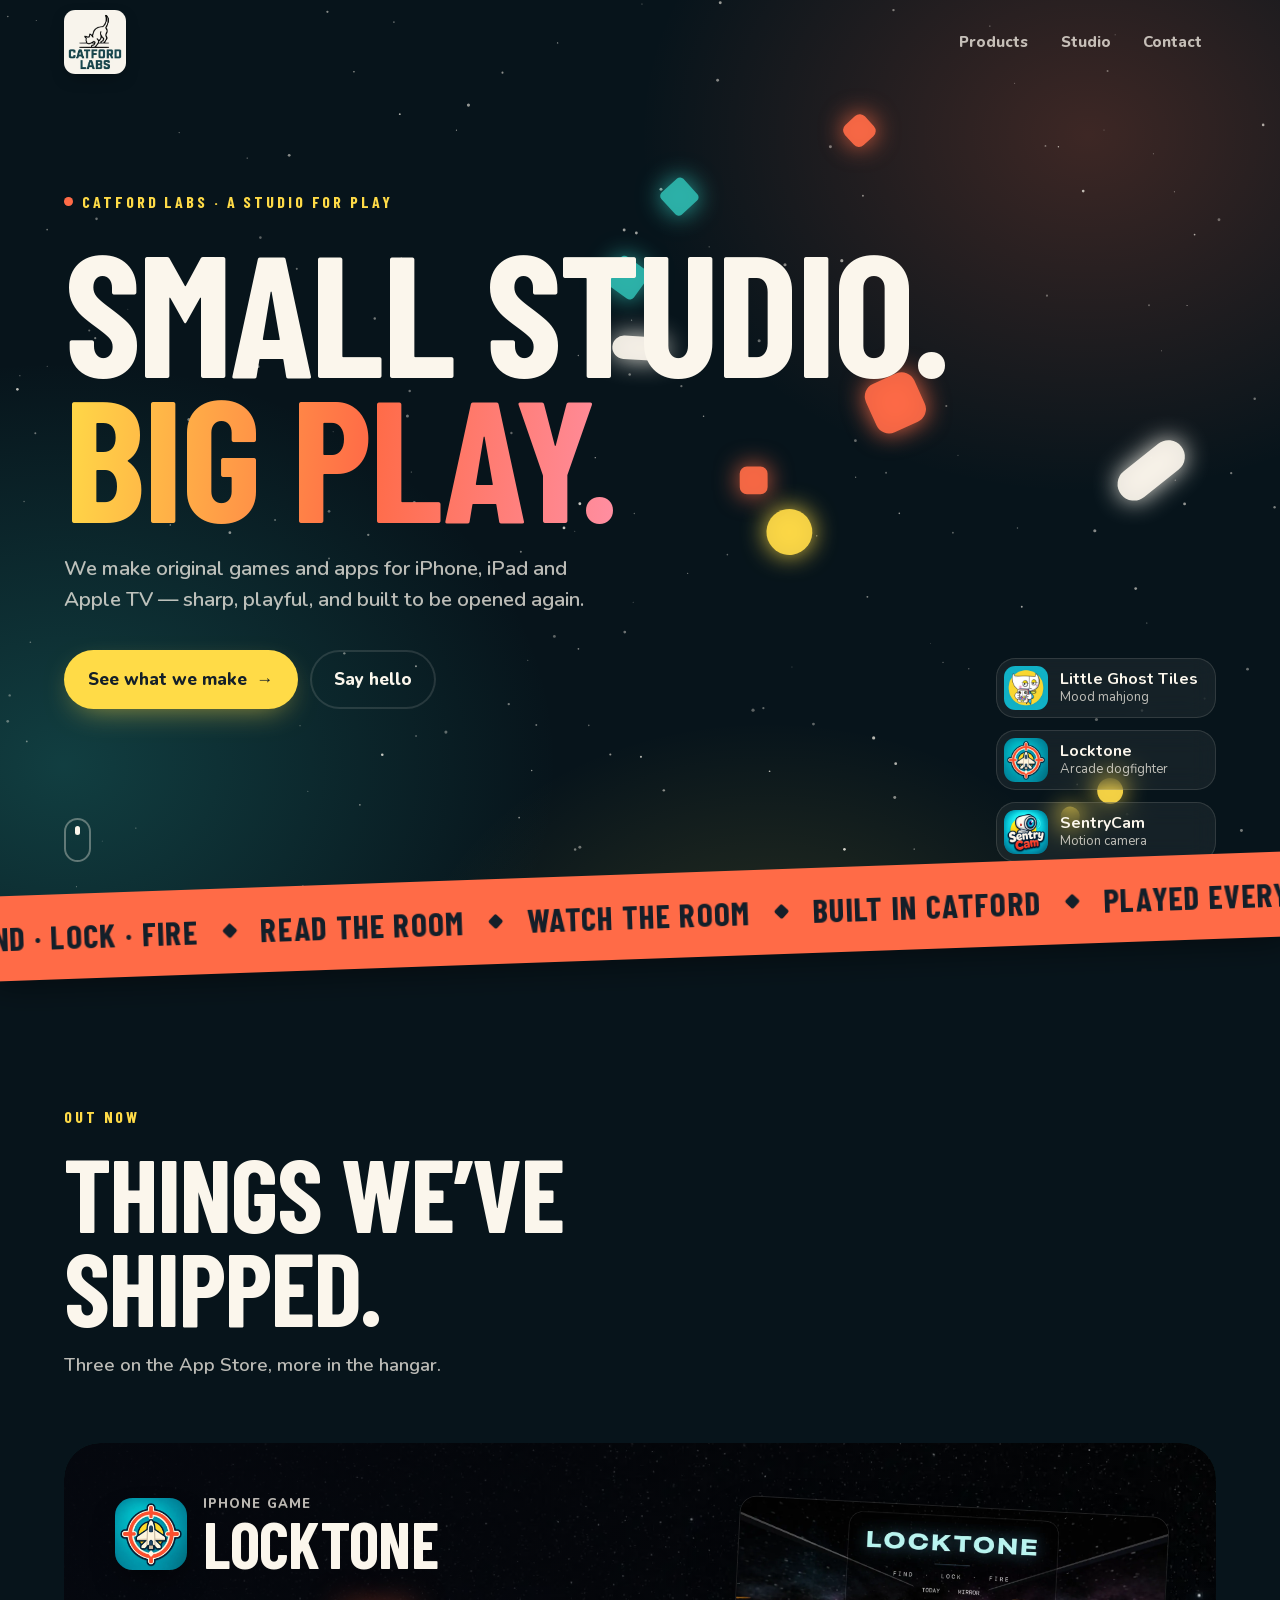
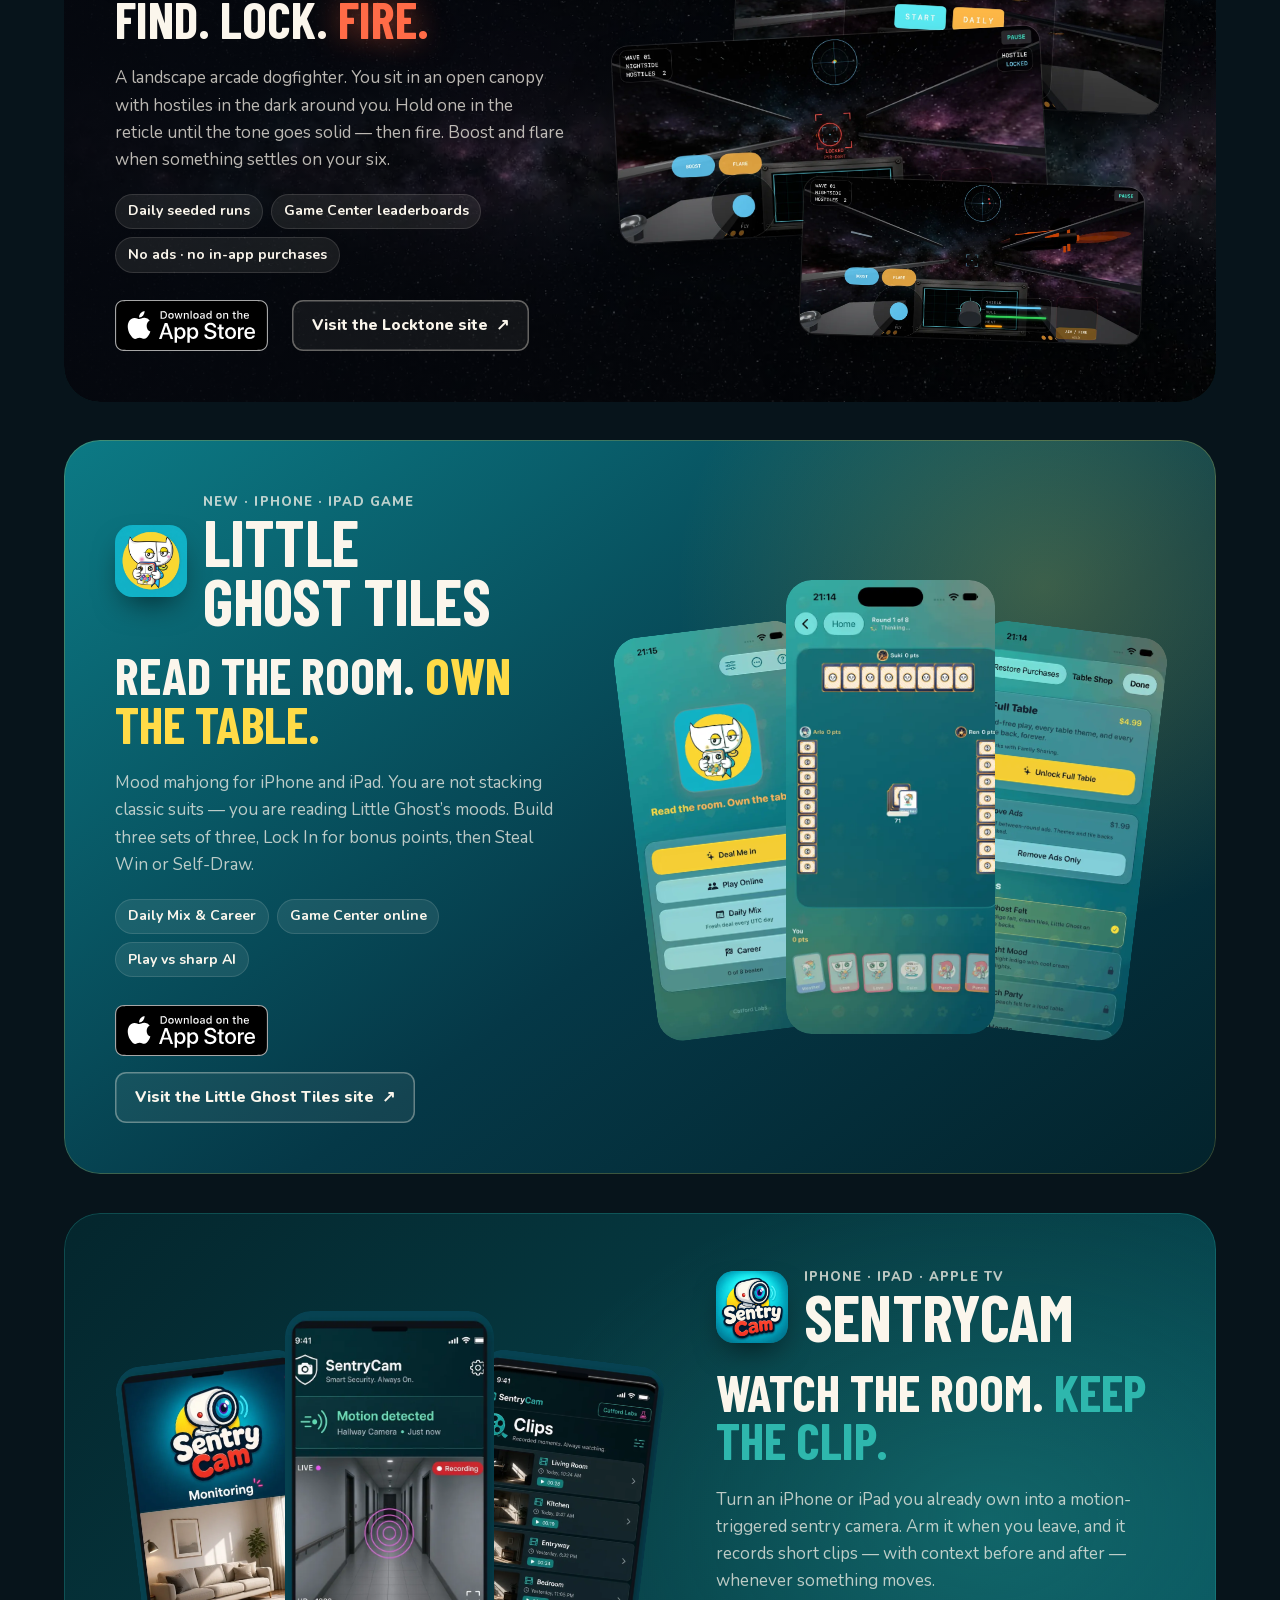
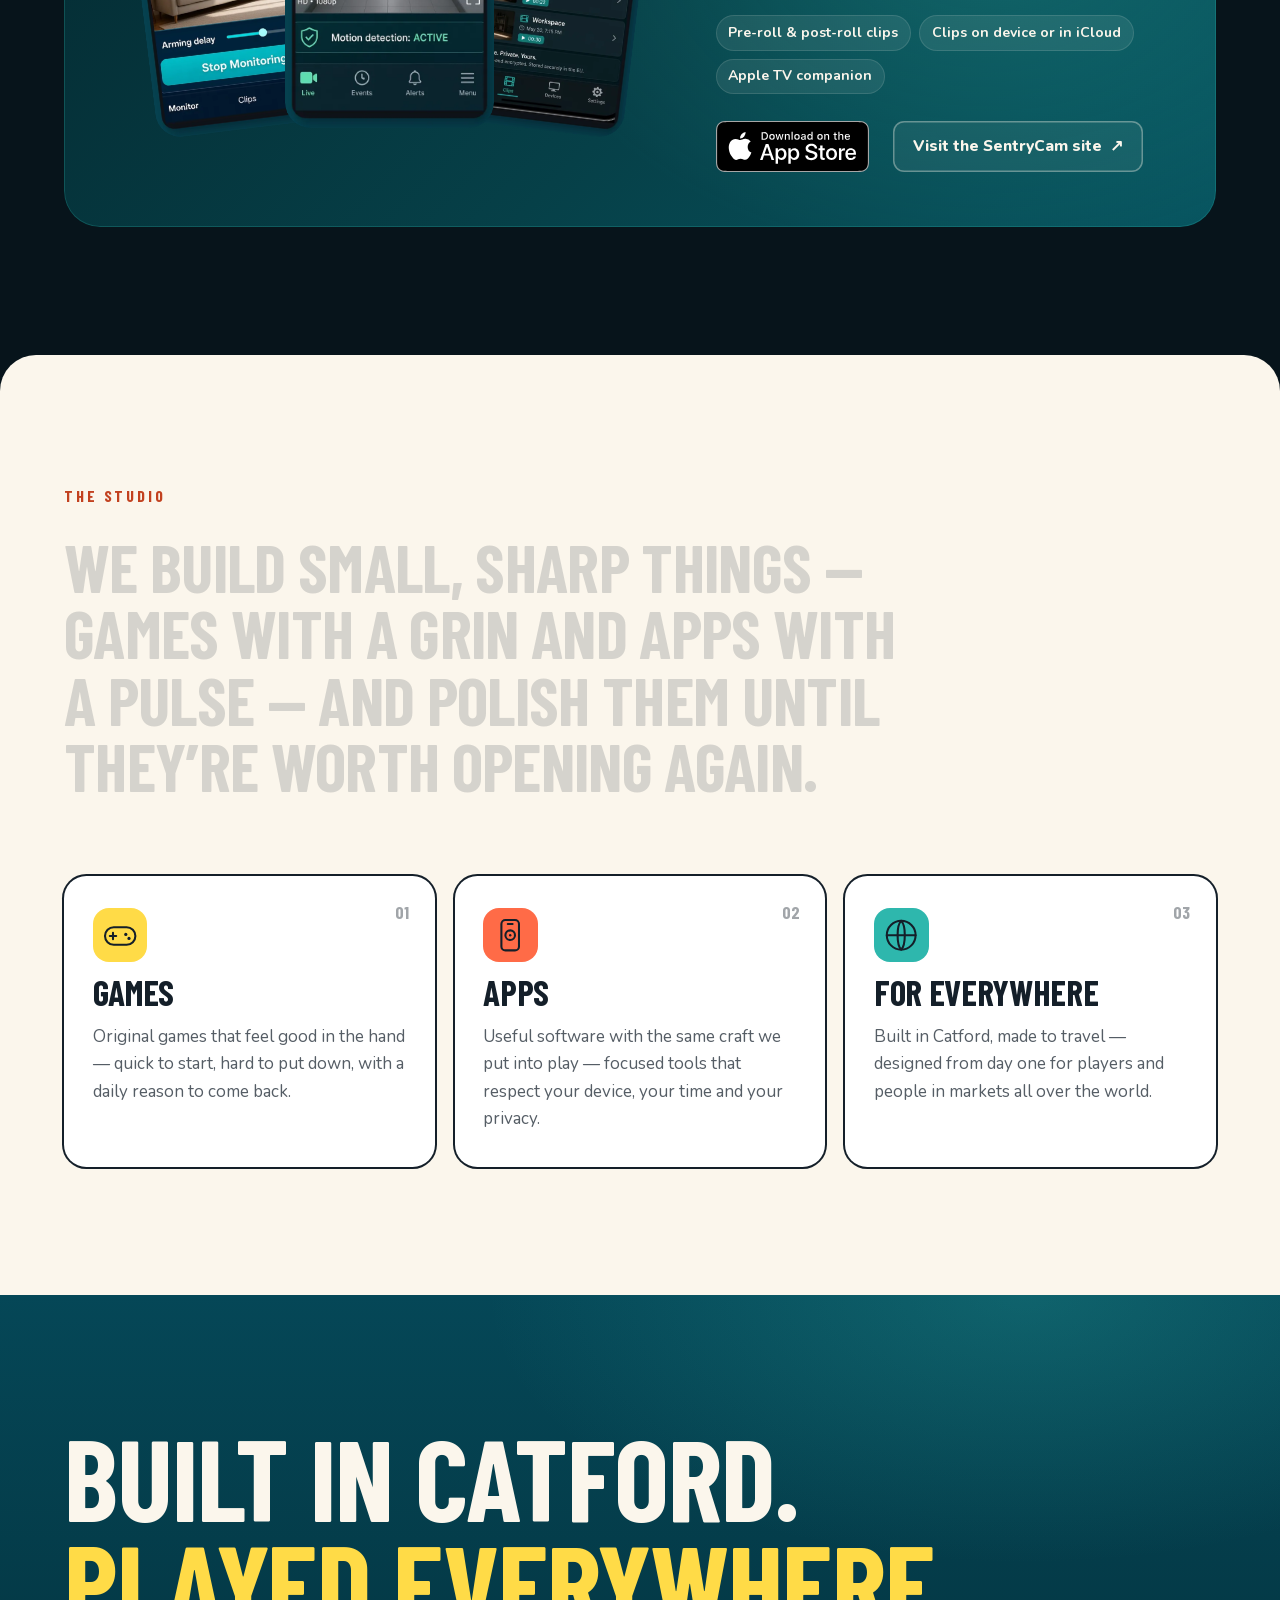
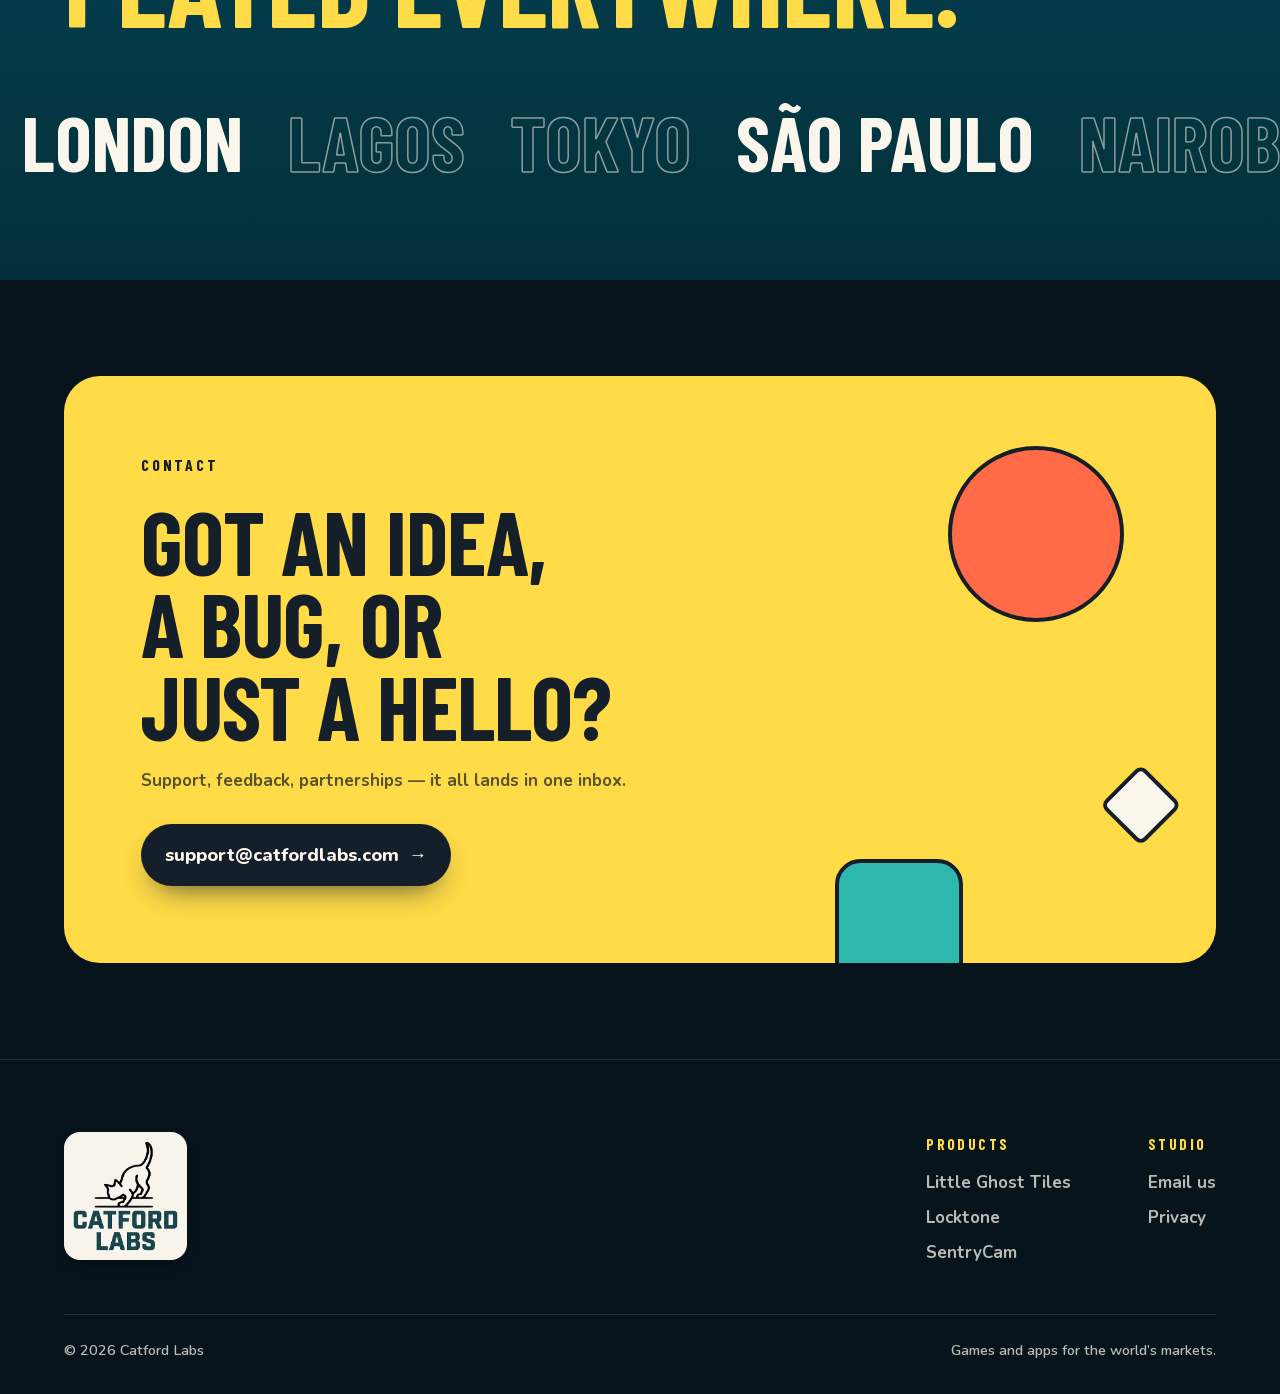
<file: index.html>
<!DOCTYPE html>
<html lang="en">
  <head>
    <meta charset="utf-8" />
    <meta name="viewport" content="width=device-width, initial-scale=1" />
    <title>Catford Labs — Games and apps worth opening again</title>
    <meta
      name="description"
      content="Catford Labs is a small studio making original games and apps for Apple devices — including Little Ghost Tiles, Locktone and SentryCam."
    />
    <meta name="theme-color" content="#07141b" />
    <link rel="canonical" href="https://www.catfordlabs.com/" />
    <meta property="og:title" content="Catford Labs" />
    <meta
      property="og:description"
      content="Small studio. Big play. Original games and apps for Apple devices."
    />
    <meta property="og:type" content="website" />
    <meta property="og:url" content="https://www.catfordlabs.com/" />
    <meta
      property="og:image"
      content="https://www.catfordlabs.com/assets/og-image.png"
    />
    <meta property="og:image:width" content="1200" />
    <meta property="og:image:height" content="630" />
    <meta
      property="og:image:alt"
      content="The Catford Labs logo: a line-drawn cat above the words Catford Labs."
    />
    <meta name="twitter:card" content="summary_large_image" />
    <script>
      (function () {
        var host = location.hostname;
        if (host !== "catfordlabs.com" && host !== "www.catfordlabs.com") return;
        if (location.protocol === "https:" && host === "www.catfordlabs.com")
          return;
        location.replace(
          "https://www.catfordlabs.com" +
            location.pathname +
            location.search +
            location.hash
        );
      })();
      document.documentElement.classList.add("js");
    </script>
    <link rel="icon" href="/favicon.svg" type="image/svg+xml" />
    <link rel="apple-touch-icon" href="/assets/apple-touch-icon.png" />
    <link
      rel="preload"
      href="/assets/fonts/nunito-variable.woff2"
      as="font"
      type="font/woff2"
      crossorigin
    />
    <link
      rel="preload"
      href="/assets/fonts/barlow-condensed-700.woff2"
      as="font"
      type="font/woff2"
      crossorigin
    />
    <link rel="stylesheet" href="/styles.css?v=10" />
  </head>
  <body>
    <a class="skip-link" href="#main">Skip to content</a>


    <header class="site-header" data-header>
      <a class="brand" href="/" aria-label="Catford Labs home">
        <img src="/assets/catford-labs-lockup.webp" alt="Catford Labs" width="385" height="400" />
      </a>
      <nav class="site-nav" aria-label="Primary">
        <a href="#work" data-nav="work">Products</a>
        <a href="#studio" data-nav="studio">Studio</a>
        <a href="#contact" data-nav="contact">Contact</a>
      </nav>
    </header>

    <main id="main">
      <!-- Hero -->
      <section class="hero" aria-labelledby="hero-title">
        <canvas class="hero-canvas" data-hero-canvas aria-hidden="true"></canvas>
        <div class="hero-glow" aria-hidden="true"></div>
        <div class="hero-inner">
          <p class="kicker reveal">
            <span class="dot" aria-hidden="true"></span>
            Catford Labs · a studio for play
          </p>
          <h1 id="hero-title" class="hero-title">
            <span class="line reveal">Small studio.</span>
            <span class="line reveal"><em>Big play.</em></span>
          </h1>
          <p class="hero-lede reveal">
            We make original games and apps for iPhone, iPad and Apple TV —
            sharp, playful, and built to be opened again.
          </p>
          <div class="hero-actions reveal">
            <a class="pill" href="#work">
              See what we make
              <span aria-hidden="true">→</span>
            </a>
            <a class="pill pill-ghost" href="#contact">Say hello</a>
          </div>
        </div>

        <ul class="now-on" aria-label="Out now on the App Store">
          <li>
            <a href="#ghost-tiles">
              <img src="/assets/little-ghost-tiles-icon.webp" alt="" width="44" height="44" />
              <span><b>Little Ghost Tiles</b> Mood mahjong</span>
            </a>
          </li>
          <li>
            <a href="#locktone">
              <img src="/assets/locktone-icon.webp" alt="" width="44" height="44" />
              <span><b>Locktone</b> Arcade dogfighter</span>
            </a>
          </li>
          <li>
            <a href="#sentrycam">
              <img src="/assets/sentrycam-logo.webp" alt="" width="44" height="44" />
              <span><b>SentryCam</b> Motion camera</span>
            </a>
          </li>
        </ul>

        <a class="scroll-cue" href="#work" aria-label="Scroll to our work">
          <span></span>
        </a>
      </section>

      <!-- Ticker -->
      <div class="ticker" aria-hidden="true">
        <div class="ticker-track">
          <span>Find · Lock · Fire</span><span>Read the room</span><span>Watch the room</span><span>Built in Catford</span><span>Played everywhere</span><span>Made to be opened again</span>
          <span>Find · Lock · Fire</span><span>Read the room</span><span>Watch the room</span><span>Built in Catford</span><span>Played everywhere</span><span>Made to be opened again</span>
        </div>
      </div>

      <!-- Work -->
      <section class="work" id="work" aria-labelledby="work-title">
        <div class="section-head reveal">
          <p class="kicker">Out now</p>
          <h2 id="work-title">Things we’ve shipped.</h2>
          <p>Three on the App Store, more in the hangar.</p>
        </div>

        <!-- Locktone -->
        <article class="feature feature-locktone" id="locktone" aria-labelledby="locktone-title" data-tilt-scope>
          <div class="feature-bg" aria-hidden="true"></div>
          <svg class="reticle" viewBox="0 0 120 120" aria-hidden="true" data-reticle>
            <circle cx="60" cy="60" r="38" />
            <circle cx="60" cy="60" r="14" />
            <circle cx="60" cy="60" r="2.5" class="fill" />
            <path d="M60 4v16M60 100v16M4 60h16M100 60h16" />
          </svg>

          <div class="feature-copy reveal">
            <div class="feature-id">
              <img src="/assets/locktone-icon.webp" alt="Locktone app icon" width="72" height="72" />
              <div>
                <p class="tag">iPhone game</p>
                <h3 id="locktone-title">Locktone</h3>
              </div>
            </div>
            <p class="feature-slogan">Find. Lock. <span>Fire.</span></p>
            <p>
              A landscape arcade dogfighter. You sit in an open canopy with
              hostiles in the dark around you. Hold one in the reticle until
              the tone goes solid — then fire. Boost and flare when something
              settles on your six.
            </p>
            <ul class="chips" aria-label="Highlights">
              <li>Daily seeded runs</li>
              <li>Game Center leaderboards</li>
              <li>No ads · no in-app purchases</li>
            </ul>
            <div class="feature-actions">
              <a
                class="store-badge"
                href="https://apps.apple.com/app/locktone/id6811698852"
                rel="noopener noreferrer"
              >
                <img
                  src="/assets/download-on-app-store.svg"
                  alt="Download Locktone on the App Store"
                  width="160"
                  height="54"
                />
              </a>
              <a class="site-link" href="https://locktone.catfordlabs.com" rel="noopener noreferrer">
                Visit the Locktone site
                <span aria-hidden="true">↗</span>
              </a>
            </div>
          </div>

          <div class="shots-landscape" aria-label="Locktone screenshots" role="group">
            <figure class="shot shot-a reveal">
              <img src="/assets/shots/locktone-menu.webp" alt="Locktone main menu with Start, Daily, Sonar and the Hangar" width="1300" height="598" loading="lazy" />
            </figure>
            <figure class="shot shot-b reveal">
              <img src="/assets/shots/locktone-locked.webp" alt="Locktone cockpit with a Pyr-Dart hostile locked in the red reticle" width="1300" height="598" loading="lazy" />
            </figure>
            <figure class="shot shot-c reveal">
              <img src="/assets/shots/locktone-flyby.webp" alt="An enemy fighter streaking past the Locktone canopy" width="1300" height="598" loading="lazy" />
            </figure>
          </div>
        </article>

        <!-- Little Ghost Tiles -->
        <article class="feature feature-ghost" id="ghost-tiles" aria-labelledby="ghost-tiles-title">
          <div class="feature-copy reveal">
            <div class="feature-id">
              <img src="/assets/little-ghost-tiles-icon.webp" alt="Little Ghost Tiles app icon" width="72" height="72" />
              <div>
                <p class="tag">New · iPhone · iPad game</p>
                <h3 id="ghost-tiles-title">Little Ghost Tiles</h3>
              </div>
            </div>
            <p class="feature-slogan">Read the room. <span>Own the table.</span></p>
            <p>
              Mood mahjong for iPhone and iPad. You are not stacking classic
              suits — you are reading Little Ghost’s moods. Build three sets of
              three, Lock In for bonus points, then Steal Win or Self-Draw.
            </p>
            <ul class="chips" aria-label="Highlights">
              <li>Daily Mix &amp; Career</li>
              <li>Game Center online</li>
              <li>Play vs sharp AI</li>
            </ul>
            <div class="feature-actions">
              <a
                class="store-badge"
                href="https://apps.apple.com/app/little-ghost-tiles/id6802036207"
                rel="noopener noreferrer"
              >
                <img
                  src="/assets/download-on-app-store.svg"
                  alt="Download Little Ghost Tiles on the App Store"
                  width="160"
                  height="54"
                />
              </a>
              <a class="site-link" href="https://playmahjong.catfordlabs.com" rel="noopener noreferrer">
                Visit the Little Ghost Tiles site
                <span aria-hidden="true">↗</span>
              </a>
            </div>
          </div>

          <div class="phones" role="group" aria-label="Little Ghost Tiles screenshots">
            <figure class="phone phone-1 reveal">
              <img src="/assets/shots/little-ghost-tiles-home.webp" alt="Little Ghost Tiles home with Deal Me In, Play Online, Daily Mix and Career" width="515" height="1120" loading="lazy" />
            </figure>
            <figure class="phone phone-2 reveal">
              <img src="/assets/shots/little-ghost-tiles-table.webp" alt="A Little Ghost Tiles table with mood tiles and three AI opponents" width="515" height="1120" loading="lazy" />
            </figure>
            <figure class="phone phone-3 reveal">
              <img src="/assets/shots/little-ghost-tiles-store.webp" alt="Little Ghost Tiles Table Shop with Full Table, Remove Ads and felt themes" width="515" height="1120" loading="lazy" />
            </figure>
          </div>
        </article>

        <!-- SentryCam -->
        <article class="feature feature-sentry" id="sentrycam" aria-labelledby="sentrycam-title">
          <div class="feature-copy reveal">
            <div class="feature-id">
              <img src="/assets/sentrycam-logo.webp" alt="SentryCam app icon" width="72" height="72" />
              <div>
                <p class="tag">iPhone · iPad · Apple TV</p>
                <h3 id="sentrycam-title">SentryCam</h3>
              </div>
            </div>
            <p class="feature-slogan">Watch the room. <span>Keep the clip.</span></p>
            <p>
              Turn an iPhone or iPad you already own into a motion-triggered
              sentry camera. Arm it when you leave, and it records short clips
              — with context before and after — whenever something moves.
            </p>
            <ul class="chips" aria-label="Highlights">
              <li>Pre-roll &amp; post-roll clips</li>
              <li>Clips on device or in iCloud</li>
              <li>Apple TV companion</li>
            </ul>
            <div class="feature-actions">
              <a
                class="store-badge"
                href="https://apps.apple.com/app/sentrycam/id6809056257"
                rel="noopener noreferrer"
              >
                <img
                  src="/assets/download-on-app-store.svg"
                  alt="Download SentryCam on the App Store"
                  width="160"
                  height="54"
                />
              </a>
              <a class="site-link" href="https://sentrycam.catfordlabs.com" rel="noopener noreferrer">
                Visit the SentryCam site
                <span aria-hidden="true">↗</span>
              </a>
            </div>
          </div>

          <div class="phones" role="group" aria-label="SentryCam screenshots">
            <figure class="phone phone-1 reveal">
              <img src="/assets/shots/sentrycam-monitor.webp" alt="SentryCam monitoring screen with an arming delay slider" width="560" height="1120" loading="lazy" />
            </figure>
            <figure class="phone phone-2 reveal">
              <img src="/assets/shots/sentrycam-motion.webp" alt="SentryCam showing motion detected on a hallway camera" width="560" height="1120" loading="lazy" />
            </figure>
            <figure class="phone phone-3 reveal">
              <img src="/assets/shots/sentrycam-clips.webp" alt="SentryCam clips list from several rooms" width="560" height="1120" loading="lazy" />
            </figure>
          </div>
        </article>
      </section>

      <!-- Studio -->
      <section class="studio" id="studio" aria-labelledby="studio-title">
        <div class="studio-head">
          <p class="kicker reveal">The studio</p>
          <h2 id="studio-title" class="statement" data-statement>
            We build small, sharp things — games with a grin and apps with a
            pulse — and polish them until they’re worth opening again.
          </h2>
        </div>

        <div class="pillars">
          <article class="pillar reveal">
            <span class="pillar-no">01</span>
            <svg class="pillar-icon" viewBox="0 0 48 48" aria-hidden="true">
              <rect x="5" y="14" width="38" height="22" rx="11" />
              <path d="M15 21v8M11 25h8" />
              <circle cx="31" cy="23" r="2" class="fill" />
              <circle cx="35" cy="28" r="2" class="fill" />
            </svg>
            <h3>Games</h3>
            <p>
              Original games that feel good in the hand — quick to start, hard
              to put down, with a daily reason to come back.
            </p>
          </article>
          <article class="pillar reveal">
            <span class="pillar-no">02</span>
            <svg class="pillar-icon" viewBox="0 0 48 48" aria-hidden="true">
              <rect x="13" y="5" width="22" height="38" rx="5" />
              <path d="M21 10h6" />
              <circle cx="24" cy="24" r="6" />
              <circle cx="24" cy="24" r="1.5" class="fill" />
            </svg>
            <h3>Apps</h3>
            <p>
              Useful software with the same craft we put into play — focused
              tools that respect your device, your time and your privacy.
            </p>
          </article>
          <article class="pillar reveal">
            <span class="pillar-no">03</span>
            <svg class="pillar-icon" viewBox="0 0 48 48" aria-hidden="true">
              <circle cx="24" cy="24" r="18" />
              <path d="M6 24h36M24 6c-6 6-6 30 0 36M24 6c6 6 6 30 0 36" />
            </svg>
            <h3>For everywhere</h3>
            <p>
              Built in Catford, made to travel — designed from day one for
              players and people in markets all over the world.
            </p>
          </article>
        </div>
      </section>

      <!-- World -->
      <section class="world" aria-labelledby="world-title">
        <h2 id="world-title" class="reveal">
          Built in Catford.<br /><span>Played everywhere.</span>
        </h2>
        <div class="cities" aria-hidden="true">
          <div class="cities-track">
            <span>London</span><span>Lagos</span><span>Tokyo</span><span>São Paulo</span><span>Nairobi</span><span>New York</span><span>Seoul</span><span>Berlin</span><span>Mumbai</span><span>Mexico City</span><span>Sydney</span><span>Cairo</span>
            <span>London</span><span>Lagos</span><span>Tokyo</span><span>São Paulo</span><span>Nairobi</span><span>New York</span><span>Seoul</span><span>Berlin</span><span>Mumbai</span><span>Mexico City</span><span>Sydney</span><span>Cairo</span>
          </div>
        </div>
      </section>

      <!-- Contact -->
      <section class="contact" id="contact" aria-labelledby="contact-title">
        <div class="contact-card reveal">
          <div class="contact-shapes" aria-hidden="true">
            <span class="shape shape-circle"></span>
            <span class="shape shape-square"></span>
            <span class="shape shape-diamond"></span>
          </div>
          <p class="kicker">Contact</p>
          <h2 id="contact-title">Got an idea, a bug, or just a hello?</h2>
          <p>Support, feedback, partnerships — it all lands in one inbox.</p>
          <a class="pill pill-ink" href="mailto:support@catfordlabs.com">
            support@catfordlabs.com
            <span aria-hidden="true">→</span>
          </a>
        </div>
      </section>
    </main>

    <footer class="site-footer">
      <div class="footer-top">
        <a class="brand brand-large" href="/" aria-label="Catford Labs home">
          <img src="/assets/catford-labs-lockup.webp" alt="Catford Labs" width="385" height="400" />
        </a>
        <nav class="footer-nav" aria-label="Footer">
          <div>
            <p>Products</p>
            <a href="https://playmahjong.catfordlabs.com" rel="noopener noreferrer">Little Ghost Tiles</a>
            <a href="https://locktone.catfordlabs.com" rel="noopener noreferrer">Locktone</a>
            <a href="https://sentrycam.catfordlabs.com" rel="noopener noreferrer">SentryCam</a>
          </div>
          <div>
            <p>Studio</p>
            <a href="mailto:support@catfordlabs.com">Email us</a>
            <a href="/privacy.html">Privacy</a>
          </div>
        </nav>
      </div>
      <p class="footer-base">
        <span>&copy; <span data-year>2026</span> Catford Labs</span>
        <span>Games and apps for the world’s markets.</span>
      </p>
    </footer>

    <script src="/script.js?v=10" defer></script>
  </body>
</html>
</file>
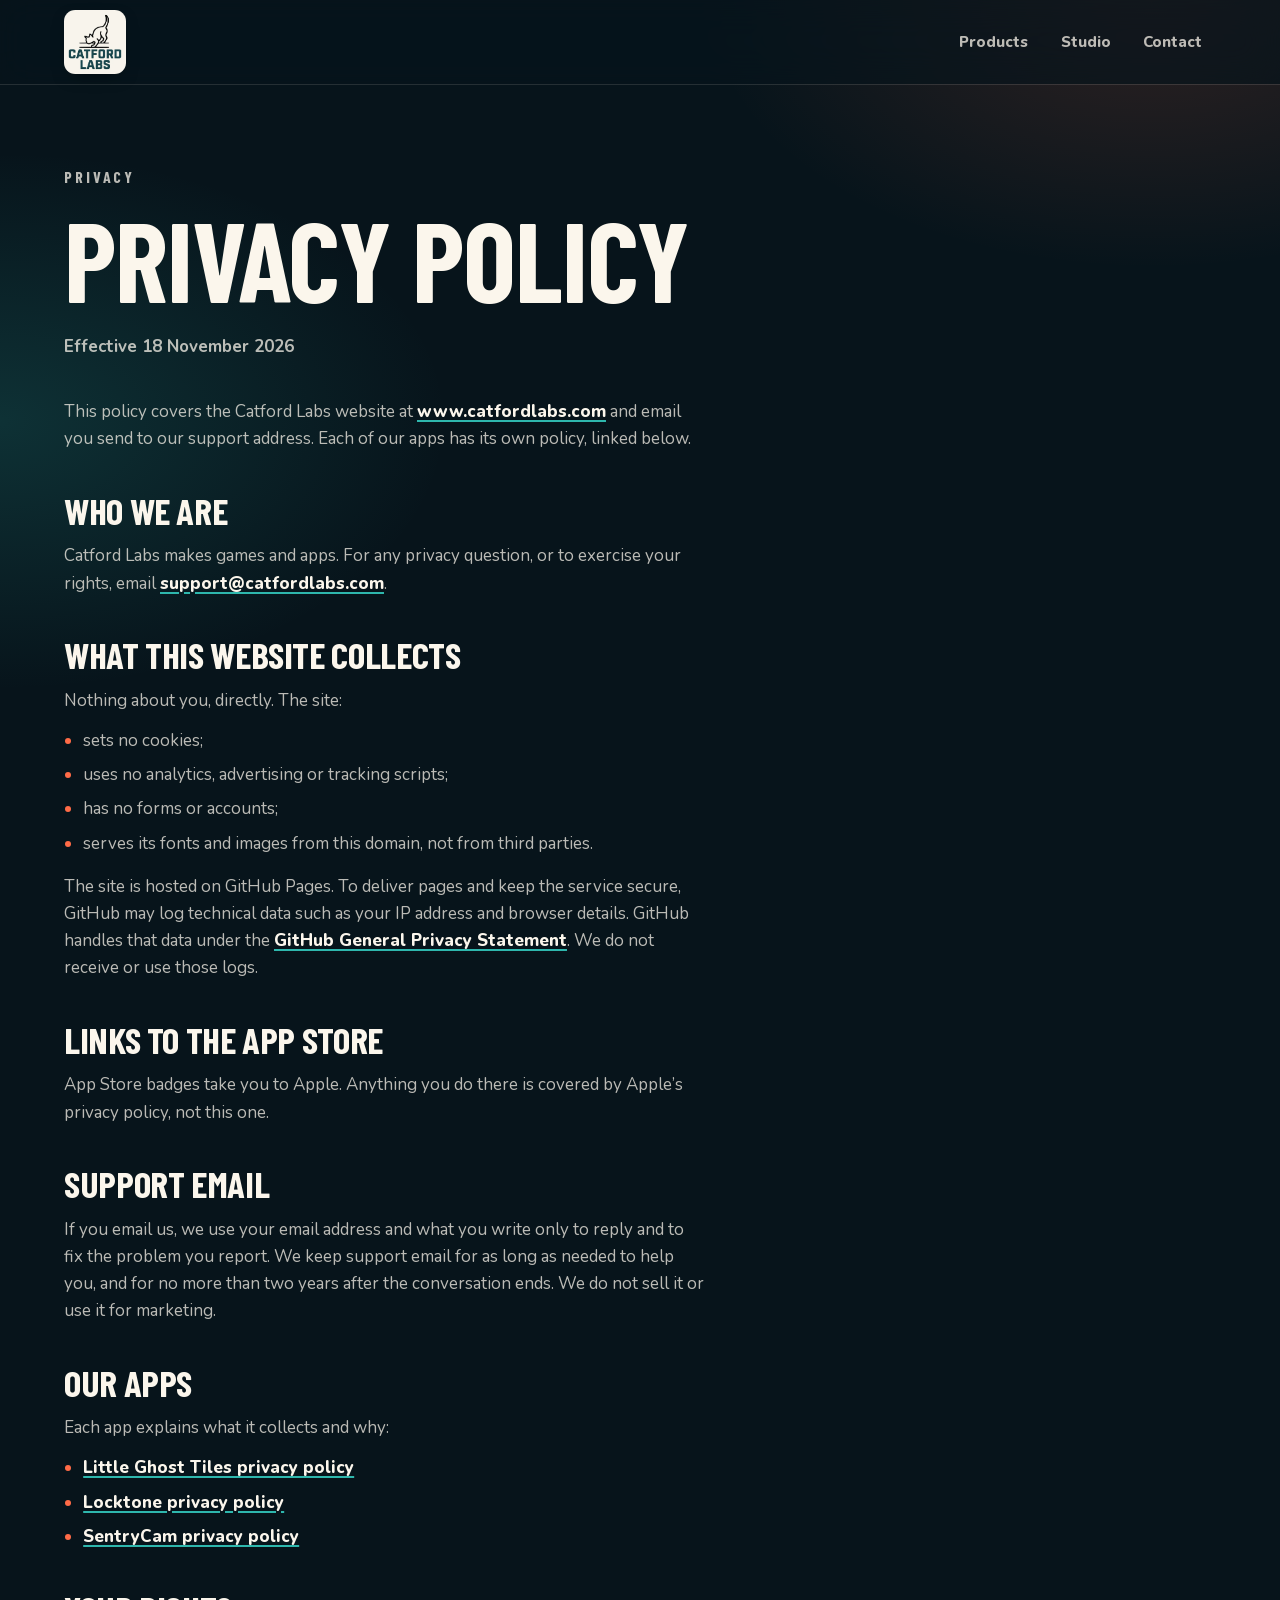
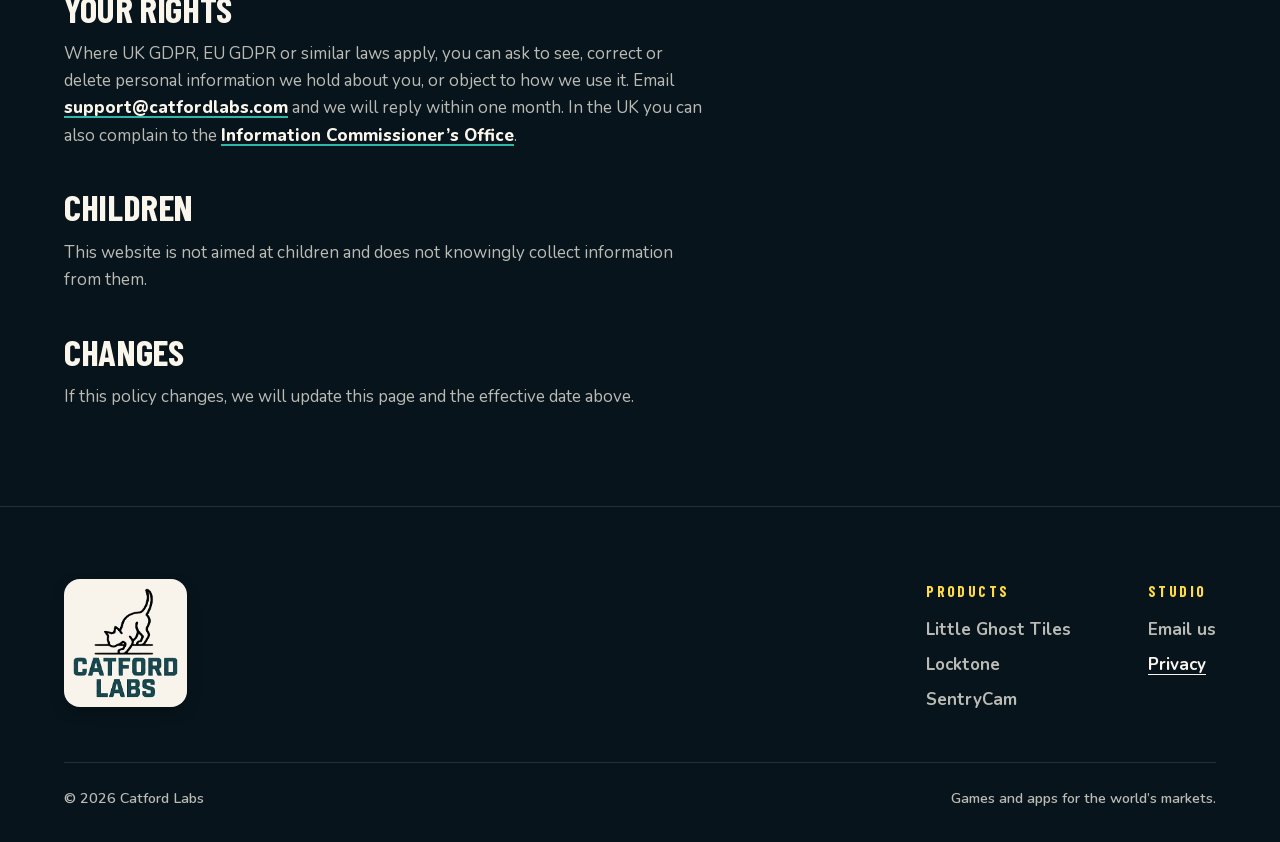
<file: privacy.html>
<!DOCTYPE html>
<html lang="en">
  <head>
    <meta charset="utf-8" />
    <meta name="viewport" content="width=device-width, initial-scale=1" />
    <title>Privacy — Catford Labs</title>
    <meta
      name="description"
      content="How Catford Labs handles information on catfordlabs.com and in support email."
    />
    <meta name="theme-color" content="#07141b" />
    <link rel="canonical" href="https://www.catfordlabs.com/privacy.html" />
    <script>
      (function () {
        var host = location.hostname;
        if (host !== "catfordlabs.com" && host !== "www.catfordlabs.com") return;
        if (location.protocol === "https:" && host === "www.catfordlabs.com")
          return;
        location.replace(
          "https://www.catfordlabs.com" +
            location.pathname +
            location.search +
            location.hash
        );
      })();
    </script>
    <link rel="icon" href="/favicon.svg" type="image/svg+xml" />
    <link rel="apple-touch-icon" href="/assets/apple-touch-icon.png" />
    <link
      rel="preload"
      href="/assets/fonts/nunito-variable.woff2"
      as="font"
      type="font/woff2"
      crossorigin
    />
    <link
      rel="preload"
      href="/assets/fonts/barlow-condensed-700.woff2"
      as="font"
      type="font/woff2"
      crossorigin
    />
    <link rel="stylesheet" href="/styles.css?v=10" />
  </head>
  <body>
    <a class="skip-link" href="#main">Skip to content</a>


    <header class="site-header is-scrolled">
      <a class="brand" href="/" aria-label="Catford Labs home">
        <img src="/assets/catford-labs-lockup.webp" alt="Catford Labs" width="385" height="400" />
      </a>
      <nav class="site-nav" aria-label="Primary">
        <a href="/#work">Products</a>
        <a href="/#studio">Studio</a>
        <a href="/#contact">Contact</a>
      </nav>
    </header>

    <main id="main" class="page">
      <div class="legal">
      <p class="kicker">Privacy</p>
      <h1 class="page-title">Privacy policy</h1>
      <p class="legal-meta">Effective 18 November 2026</p>

      <p>
        This policy covers the Catford Labs website at
        <a href="https://www.catfordlabs.com/">www.catfordlabs.com</a> and
        email you send to our support address. Each of our apps has its own
        policy, linked below.
      </p>

      <h2>Who we are</h2>
      <p>
        Catford Labs makes games and apps. For any privacy question, or to
        exercise your rights, email
        <a href="mailto:support@catfordlabs.com">support@catfordlabs.com</a>.
      </p>

      <h2>What this website collects</h2>
      <p>Nothing about you, directly. The site:</p>
      <ul>
        <li>sets no cookies;</li>
        <li>uses no analytics, advertising or tracking scripts;</li>
        <li>has no forms or accounts;</li>
        <li>serves its fonts and images from this domain, not from third parties.</li>
      </ul>
      <p>
        The site is hosted on GitHub Pages. To deliver pages and keep the
        service secure, GitHub may log technical data such as your IP address
        and browser details. GitHub handles that data under the
        <a
          href="https://docs.github.com/site-policy/privacy-policies/github-general-privacy-statement"
          rel="noopener noreferrer"
          >GitHub General Privacy Statement</a
        >. We do not receive or use those logs.
      </p>

      <h2>Links to the App Store</h2>
      <p>
        App Store badges take you to Apple. Anything you do there is covered by
        Apple’s privacy policy, not this one.
      </p>

      <h2>Support email</h2>
      <p>
        If you email us, we use your email address and what you write only to
        reply and to fix the problem you report. We keep support email for as
        long as needed to help you, and for no more than two years after the
        conversation ends. We do not sell it or use it for marketing.
      </p>

      <h2>Our apps</h2>
      <p>Each app explains what it collects and why:</p>
      <ul>
        <li>
          <a href="https://playmahjong.catfordlabs.com/privacy.html" rel="noopener noreferrer"
            >Little Ghost Tiles privacy policy</a
          >
        </li>
        <li>
          <a href="https://locktone.catfordlabs.com/privacy.html" rel="noopener noreferrer"
            >Locktone privacy policy</a
          >
        </li>
        <li>
          <a href="https://sentrycam.catfordlabs.com/privacy.html" rel="noopener noreferrer"
            >SentryCam privacy policy</a
          >
        </li>
      </ul>

      <h2>Your rights</h2>
      <p>
        Where UK GDPR, EU GDPR or similar laws apply, you can ask to see,
        correct or delete personal information we hold about you, or object to
        how we use it. Email
        <a href="mailto:support@catfordlabs.com">support@catfordlabs.com</a>
        and we will reply within one month. In the UK you can also complain to
        the
        <a href="https://ico.org.uk/make-a-complaint/" rel="noopener noreferrer"
          >Information Commissioner’s Office</a
        >.
      </p>

      <h2>Children</h2>
      <p>
        This website is not aimed at children and does not knowingly collect
        information from them.
      </p>

      <h2>Changes</h2>
      <p>
        If this policy changes, we will update this page and the effective date
        above.
      </p>
      </div>
    </main>

    <footer class="site-footer">
      <div class="footer-top">
        <a class="brand brand-large" href="/" aria-label="Catford Labs home">
          <img src="/assets/catford-labs-lockup.webp" alt="Catford Labs" width="385" height="400" />
        </a>
        <nav class="footer-nav" aria-label="Footer">
          <div>
            <p>Products</p>
            <a href="https://playmahjong.catfordlabs.com" rel="noopener noreferrer">Little Ghost Tiles</a>
            <a href="https://locktone.catfordlabs.com" rel="noopener noreferrer">Locktone</a>
            <a href="https://sentrycam.catfordlabs.com" rel="noopener noreferrer">SentryCam</a>
          </div>
          <div>
            <p>Studio</p>
            <a href="mailto:support@catfordlabs.com">Email us</a>
            <a href="/privacy.html" aria-current="page">Privacy</a>
          </div>
        </nav>
      </div>
      <p class="footer-base">
        <span>&copy; <span data-year>2026</span> Catford Labs</span>
        <span>Games and apps for the world’s markets.</span>
      </p>
    </footer>

    <script src="/script.js?v=10" defer></script>
  </body>
</html>
</file>
<file: styles.css>
@font-face {
  font-family: "Barlow Condensed";
  font-style: normal;
  font-weight: 600;
  font-display: swap;
  src: url("/assets/fonts/barlow-condensed-600.woff2") format("woff2");
}

@font-face {
  font-family: "Barlow Condensed";
  font-style: normal;
  font-weight: 700;
  font-display: swap;
  src: url("/assets/fonts/barlow-condensed-700.woff2") format("woff2");
}

@font-face {
  font-family: "Nunito";
  font-style: normal;
  font-weight: 200 1000;
  font-display: swap;
  src: url("/assets/fonts/nunito-variable.woff2") format("woff2");
}

/* ---------- Tokens ---------- */

:root {
  --bg: #07141b;
  --bg-raised: #0c2029;
  --cream: #fbf6ec;
  --cream-soft: rgba(251, 246, 236, 0.74);
  --cream-faint: rgba(251, 246, 236, 0.12);
  --ink: #141f29;
  --ink-soft: rgba(20, 31, 41, 0.72);
  --teal-deep: #054757;
  --teal: #0d7a85;
  --teal-bright: #2eb7ad;
  --sentry: #064048;
  --coral: #ff6b47;
  --coral-text: #c2411f;
  --zest: #ffdb47;
  --radius-lg: 2.25rem;
  --radius: 1.4rem;
  --gutter: clamp(1.15rem, 5vw, 4rem);
  --header: 5.25rem;
  --ease-out: cubic-bezier(0.22, 1, 0.36, 1);
  --font-display: "Barlow Condensed", "Arial Narrow", sans-serif;
  --font-ui: "Nunito", "Avenir Next", "Segoe UI", sans-serif;
}

/* ---------- Base ---------- */

*,
*::before,
*::after {
  box-sizing: border-box;
}

html {
  scroll-behavior: smooth;
  scroll-padding-top: var(--header);
  -webkit-text-size-adjust: 100%;
}

body {
  margin: 0;
  min-height: 100svh;
  background: var(--bg);
  color: var(--cream);
  font-family: var(--font-ui);
  font-size: 1.0625rem;
  line-height: 1.6;
  -webkit-font-smoothing: antialiased;
  overflow-x: hidden;
  overflow-x: clip;
}

main {
  overflow-x: clip;
}

img {
  display: block;
  max-width: 100%;
  height: auto;
}

a {
  color: inherit;
}

figure {
  margin: 0;
}

h1,
h2,
h3 {
  margin: 0;
  font-family: var(--font-display);
  font-weight: 700;
  line-height: 0.92;
  letter-spacing: -0.01em;
  text-wrap: balance;
}

p {
  margin: 0;
}

::selection {
  background: var(--zest);
  color: var(--ink);
}

:focus-visible {
  outline: 3px solid var(--zest);
  outline-offset: 3px;
  border-radius: 0.4rem;
}

.sr-only {
  position: absolute;
  width: 1px;
  height: 1px;
  overflow: hidden;
  clip: rect(0 0 0 0);
  white-space: nowrap;
}

.skip-link {
  position: fixed;
  left: 1rem;
  top: -4rem;
  z-index: 50;
  padding: 0.6rem 1rem;
  background: var(--zest);
  color: var(--ink);
  font-weight: 800;
  border-radius: 999px;
}

.skip-link:focus {
  top: 1rem;
}

/* ---------- Shared pieces ---------- */

.kicker {
  display: inline-flex;
  align-items: center;
  gap: 0.6rem;
  font-family: var(--font-display);
  font-size: 1rem;
  font-weight: 700;
  letter-spacing: 0.18em;
  text-transform: uppercase;
  color: var(--zest);
}

.kicker .dot {
  width: 0.55rem;
  height: 0.55rem;
  border-radius: 50%;
  background: var(--coral);
  box-shadow: 0 0 0 0 rgba(255, 107, 71, 0.6);
  animation: pulse 2.2s ease-out infinite;
}

.pill {
  display: inline-flex;
  align-items: center;
  gap: 0.6rem;
  padding: 1rem 1.5rem;
  border-radius: 999px;
  background: var(--zest);
  color: var(--ink);
  font-weight: 800;
  text-decoration: none;
  white-space: nowrap;
  transition: transform 220ms var(--ease-out), box-shadow 220ms var(--ease-out),
    background 220ms ease;
  box-shadow: 0 10px 30px -12px rgba(255, 219, 71, 0.65);
}

.pill span {
  transition: transform 220ms var(--ease-out);
}

.pill:hover {
  transform: translateY(-2px);
  box-shadow: 0 16px 36px -12px rgba(255, 219, 71, 0.8);
}

.pill:hover span {
  transform: translateX(4px);
}

.pill-ghost {
  background: transparent;
  color: var(--cream);
  box-shadow: inset 0 0 0 2px var(--cream-faint);
}

.pill-ghost:hover {
  background: var(--cream-faint);
  box-shadow: inset 0 0 0 2px rgba(251, 246, 236, 0.3);
}

.pill-ink {
  background: var(--ink);
  color: var(--cream);
  box-shadow: 0 14px 30px -14px rgba(20, 31, 41, 0.8);
}

.pill-ink:hover {
  box-shadow: 0 18px 34px -14px rgba(20, 31, 41, 0.9);
}


.site-link {
  display: inline-flex;
  align-items: center;
  gap: 0.5rem;
  height: 3.2rem;
  padding: 0 1.25rem;
  border-radius: 0.7rem;
  font-weight: 800;
  font-size: 0.98rem;
  color: var(--cream);
  text-decoration: none;
  background: rgba(251, 246, 236, 0.06);
  box-shadow: inset 0 0 0 1.5px rgba(251, 246, 236, 0.35);
  transition: background 200ms ease, box-shadow 200ms ease, transform 220ms var(--ease-out);
}

.site-link span {
  transition: transform 220ms var(--ease-out);
}

.site-link:hover {
  background: rgba(251, 246, 236, 0.14);
  box-shadow: inset 0 0 0 1.5px var(--cream);
  transform: translateY(-2px);
}

.site-link:hover span {
  transform: translate(2px, -2px);
}



.store-badge {
  display: inline-block;
  border-radius: 0.7rem;
  transition: transform 220ms var(--ease-out);
}

.store-badge:hover {
  transform: translateY(-2px) scale(1.02);
}

.store-badge {
  line-height: 0;
}

.store-badge img {
  height: 3.2rem;
  width: auto;
}

/* Reveal on scroll (only when JS is running) */
.js .reveal {
  opacity: 0;
  transform: translateY(28px);
  transition: opacity 900ms var(--ease-out), transform 900ms var(--ease-out);
  transition-delay: var(--delay, 0ms);
}

.js .reveal.is-in {
  opacity: 1;
  transform: none;
}

/* The hero animates in with CSS alone, so it never waits on an observer */
.js .hero .reveal {
  opacity: 1;
  transform: none;
  transition: none;
  animation: rise 1s var(--ease-out) var(--delay, 0ms) backwards;
}

/* ---------- Header ---------- */

.site-header {
  position: fixed;
  inset: 0 0 auto;
  z-index: 30;
  display: flex;
  align-items: center;
  gap: 1.5rem;
  height: var(--header);
  padding: 0 var(--gutter);
  transition: background 300ms ease, box-shadow 300ms ease, backdrop-filter 300ms ease;
}

.site-header.is-scrolled {
  background: rgba(7, 20, 27, 0.72);
  backdrop-filter: blur(18px) saturate(1.4);
  -webkit-backdrop-filter: blur(18px) saturate(1.4);
  box-shadow: 0 1px 0 var(--cream-faint);
}

.brand {
  display: inline-flex;
  flex-shrink: 0;
  border-radius: 0.7rem;
  line-height: 0;
  transition: transform 300ms var(--ease-out);
}

.brand img {
  width: auto;
  height: calc(var(--header) - 1.25rem);
  max-height: 4rem;
  border-radius: 0.7rem;
  box-shadow: 0 6px 18px -8px rgba(0, 0, 0, 0.6);
}

.brand:hover {
  transform: translateY(-1px) rotate(-1.5deg);
}

.site-nav {
  display: flex;
  gap: 0.35rem;
  margin-left: auto;
}

.site-nav a {
  padding: 0.5rem 0.85rem;
  border-radius: 999px;
  font-weight: 800;
  font-size: 0.95rem;
  text-decoration: none;
  color: var(--cream-soft);
  transition: color 200ms ease, background 200ms ease;
}

.site-nav a:hover {
  color: var(--cream);
  background: var(--cream-faint);
}

.site-nav a[aria-current] {
  color: var(--ink);
  background: var(--zest);
}

/* ---------- Hero ---------- */

.hero {
  position: relative;
  display: grid;
  align-content: center;
  min-height: 100svh;
  padding: calc(var(--header) + 3rem) var(--gutter) 8.5rem;
  overflow: hidden;
  isolation: isolate;
}

.hero-canvas {
  position: absolute;
  inset: 0;
  z-index: -1;
  width: 100%;
  height: 100%;
}

.hero-glow {
  position: absolute;
  inset: 0;
  z-index: -2;
  background:
    radial-gradient(50vw 40vw at 85% 15%, rgba(255, 107, 71, 0.22), transparent 70%),
    radial-gradient(55vw 45vw at 5% 85%, rgba(46, 183, 173, 0.26), transparent 70%),
    radial-gradient(40vw 30vw at 60% 110%, rgba(255, 219, 71, 0.14), transparent 70%),
    var(--bg);
}

.hero-inner {
  max-width: 72rem;
}

.hero-title {
  margin: 1.4rem 0 1.6rem;
  font-size: clamp(4rem, 13.5vw, 12rem);
  line-height: 0.84;
  text-transform: uppercase;
  letter-spacing: -0.015em;
}

.hero-title .line {
  display: block;
}

.hero-title em {
  font-style: normal;
  background: linear-gradient(95deg, var(--zest) 0%, var(--coral) 55%, #ff8fa3 100%);
  -webkit-background-clip: text;
  background-clip: text;
  color: transparent;
}

.hero-lede {
  max-width: 34rem;
  font-size: clamp(1.1rem, 1.6vw, 1.3rem);
  font-weight: 600;
  line-height: 1.5;
  color: var(--cream-soft);
}

.hero-actions {
  display: flex;
  flex-wrap: wrap;
  gap: 0.8rem;
  margin-top: 2.2rem;
}

.now-on {
  position: absolute;
  right: var(--gutter);
  bottom: 2.4rem;
  display: flex;
  flex-direction: column;
  align-items: stretch;
  gap: 0.75rem;
  margin: 0;
  padding: 0;
  list-style: none;
}

.now-on a {
  display: flex;
  align-items: center;
  gap: 0.75rem;
  padding: 0.5rem 1.1rem 0.5rem 0.5rem;
  border-radius: 1.2rem;
  background: rgba(251, 246, 236, 0.06);
  box-shadow: inset 0 0 0 1px var(--cream-faint);
  backdrop-filter: blur(12px);
  -webkit-backdrop-filter: blur(12px);
  text-decoration: none;
  transition: background 200ms ease, transform 220ms var(--ease-out);
}

.now-on a:hover {
  background: rgba(251, 246, 236, 0.12);
  transform: translateY(-3px);
}

.now-on img {
  width: 2.75rem;
  height: 2.75rem;
  border-radius: 0.7rem;
}

.now-on span {
  display: flex;
  flex-direction: column;
  font-size: 0.82rem;
  line-height: 1.25;
  color: var(--cream-soft);
}

.now-on b {
  font-size: 1rem;
  color: var(--cream);
}

.scroll-cue {
  position: absolute;
  left: var(--gutter);
  bottom: 2.4rem;
  display: grid;
  place-items: start center;
  width: 1.7rem;
  height: 2.7rem;
  padding-top: 0.45rem;
  border-radius: 1rem;
  box-shadow: inset 0 0 0 2px rgba(251, 246, 236, 0.35);
}

.scroll-cue span {
  width: 0.3rem;
  height: 0.6rem;
  border-radius: 1rem;
  background: var(--cream);
  animation: cue 1.8s var(--ease-out) infinite;
}

/* ---------- Ticker ---------- */

.ticker {
  position: relative;
  z-index: 2;
  margin: -1.6rem -2rem 0;
  padding: 1rem 0;
  background: var(--coral);
  color: var(--ink);
  transform: rotate(-2deg);
  overflow: hidden;
  box-shadow: 0 20px 40px -20px rgba(0, 0, 0, 0.6);
}

.ticker-track {
  display: flex;
  width: max-content;
  animation: marquee 28s linear infinite;
  font-family: var(--font-display);
  font-weight: 700;
  font-size: clamp(1.4rem, 2.6vw, 2.1rem);
  text-transform: uppercase;
  letter-spacing: 0.04em;
  white-space: nowrap;
}

.ticker-track span {
  display: inline-flex;
  align-items: center;
  gap: 1.6rem;
  padding-right: 1.6rem;
}

.ticker-track span::after {
  content: "";
  width: 0.7rem;
  height: 0.7rem;
  background: var(--ink);
  rotate: 45deg;
  border-radius: 0.12rem;
}

/* ---------- Work ---------- */

.work {
  padding: clamp(6rem, 12vw, 9rem) var(--gutter) 4rem;
}

.section-head {
  display: grid;
  gap: 1rem;
  max-width: 44rem;
  margin-bottom: clamp(2.5rem, 5vw, 4rem);
}

.section-head h2 {
  font-size: clamp(3rem, 8vw, 6.5rem);
  text-transform: uppercase;
}

.section-head p:last-child {
  color: var(--cream-soft);
  font-weight: 600;
  font-size: 1.15rem;
}

.feature {
  position: relative;
  display: grid;
  grid-template-columns: minmax(0, 0.9fr) minmax(0, 1.1fr);
  gap: clamp(2rem, 4vw, 4rem);
  align-items: center;
  padding: clamp(1.6rem, 4vw, 4rem);
  border-radius: var(--radius-lg);
  overflow: hidden;
  isolation: isolate;
}

.feature + .feature {
  margin-top: clamp(1.5rem, 3vw, 2.5rem);
}

.feature-copy {
  display: grid;
  gap: 1.3rem;
  align-content: start;
}

.feature-copy > p:not(.feature-slogan) {
  color: var(--cream-soft);
  max-width: 34rem;
}

.feature-id {
  display: flex;
  align-items: center;
  gap: 1rem;
}

.feature-id img {
  width: 4.5rem;
  height: 4.5rem;
  border-radius: 1.1rem;
  box-shadow: 0 14px 30px -10px rgba(0, 0, 0, 0.6);
}

.tag {
  font-size: 0.82rem;
  font-weight: 800;
  letter-spacing: 0.08em;
  text-transform: uppercase;
  color: var(--cream-soft);
}

.feature h3 {
  font-size: clamp(2.6rem, 5vw, 4rem);
  text-transform: uppercase;
}

.feature-slogan {
  font-family: var(--font-display);
  font-weight: 700;
  font-size: clamp(2rem, 4vw, 3.2rem);
  line-height: 0.95;
  text-transform: uppercase;
}

.chips {
  display: flex;
  flex-wrap: wrap;
  gap: 0.5rem;
  margin: 0;
  padding: 0;
  list-style: none;
}

.chips li {
  padding: 0.4rem 0.8rem;
  border-radius: 999px;
  background: rgba(251, 246, 236, 0.08);
  box-shadow: inset 0 0 0 1px var(--cream-faint);
  font-size: 0.88rem;
  font-weight: 700;
}

.feature-actions {
  display: flex;
  flex-wrap: wrap;
  align-items: center;
  gap: 1rem 1.5rem;
  margin-top: 0.4rem;
}

/* Locktone */

.feature-locktone {
  background: #05080f;
  box-shadow: inset 0 0 0 1px rgba(46, 183, 173, 0.25);
}

.feature-bg {
  position: absolute;
  inset: -10% 0;
  z-index: -1;
  background:
    linear-gradient(90deg, rgba(5, 8, 15, 0.94) 0%, rgba(5, 8, 15, 0.55) 55%, rgba(5, 8, 15, 0.2) 100%),
    url("/assets/shots/locktone-sky.webp") center / cover no-repeat;
  transform: translate3d(0, var(--parallax, 0px), 0);
}

.feature-locktone .feature-slogan span {
  color: var(--coral);
  text-shadow: 0 0 30px rgba(255, 107, 71, 0.55);
}

.reticle {
  position: absolute;
  top: 0;
  left: 0;
  z-index: 3;
  width: 7.5rem;
  height: 7.5rem;
  pointer-events: none;
  fill: none;
  stroke: #5fe0e6;
  stroke-width: 2.5;
  stroke-linecap: round;
  opacity: 0;
  transform: translate3d(var(--rx, 70%), var(--ry, 20%), 0) translate(-50%, -50%);
  transition: opacity 300ms ease, stroke 200ms ease;
  filter: drop-shadow(0 0 10px rgba(95, 224, 230, 0.7));
}

.reticle .fill {
  fill: currentColor;
  stroke: none;
  color: #5fe0e6;
}

.feature-locktone.is-aiming .reticle {
  opacity: 1;
}

.feature-locktone.is-locked .reticle {
  stroke: var(--zest);
  filter: drop-shadow(0 0 14px rgba(255, 219, 71, 0.85));
}

.feature-locktone.is-locked .reticle .fill {
  color: var(--zest);
}

.shots-landscape {
  position: relative;
  min-height: clamp(18rem, 34vw, 27rem);
}

.shot {
  position: absolute;
  width: 78%;
  border-radius: 1rem;
  overflow: hidden;
  box-shadow: 0 30px 60px -20px rgba(0, 0, 0, 0.8), 0 0 0 1px rgba(251, 246, 236, 0.12);
  transition: transform 500ms var(--ease-out), box-shadow 300ms ease;
}

.shot img {
  width: 100%;
  aspect-ratio: 1300 / 598;
  object-fit: cover;
}

.js .shot.reveal {
  transform: translateY(40px) rotate(var(--rot, 0deg));
}

.shot,
.js .shot.reveal.is-in {
  transform: rotate(var(--rot, 0deg));
}

.shot-a {
  top: 0;
  right: 0;
  --rot: 3deg;
  z-index: 1;
}

.shot-b {
  top: 30%;
  left: 0;
  --rot: -3deg;
  z-index: 2;
  --delay: 120ms;
}

.shot-c {
  bottom: 0;
  right: 4%;
  width: 62%;
  --rot: 2deg;
  z-index: 3;
  --delay: 240ms;
}

.shot:hover,
.js .shot.reveal.is-in:hover {
  z-index: 4;
  transform: rotate(0deg) scale(1.04);
  box-shadow: 0 40px 80px -20px rgba(0, 0, 0, 0.9), 0 0 0 2px var(--teal-bright);
}

/* SentryCam */

.feature-sentry {
  grid-template-columns: minmax(0, 1.1fr) minmax(0, 0.9fr);
  background:
    radial-gradient(60% 80% at 80% 50%, rgba(46, 183, 173, 0.28), transparent 70%),
    linear-gradient(135deg, #04262d 0%, var(--sentry) 60%, #075560 100%);
  box-shadow: inset 0 0 0 1px rgba(46, 183, 173, 0.25);
}

.feature-sentry .feature-copy {
  order: 2;
}

.feature-sentry .feature-slogan span {
  color: var(--teal-bright);
}

.phones {
  position: relative;
  display: flex;
  justify-content: center;
  align-items: center;
  min-height: clamp(22rem, 40vw, 34rem);
}

.phone {
  width: 34%;
  margin: 0 -3%;
  border-radius: 1.6rem;
  overflow: hidden;
  -webkit-mask-image: radial-gradient(150% 100% at 50% 50%, #000 62%, transparent 72%);
  mask-image: radial-gradient(150% 100% at 50% 50%, #000 62%, transparent 72%);
  transition: transform 500ms var(--ease-out);
}

.phone-1 {
  --rot: -7deg;
  transform: rotate(-7deg) translateY(1.5rem);
}

.phone-2 {
  z-index: 2;
  width: 38%;
  --delay: 120ms;
}

.phone-3 {
  --rot: 7deg;
  --delay: 240ms;
  transform: rotate(7deg) translateY(1.5rem);
}

.js .phone.reveal {
  transform: translateY(60px) rotate(var(--rot, 0deg));
}

.js .phone-1.reveal.is-in {
  transform: rotate(-7deg) translateY(1.5rem);
}

.js .phone-2.reveal.is-in {
  transform: none;
}

.js .phone-3.reveal.is-in {
  transform: rotate(7deg) translateY(1.5rem);
}

.phones:hover .phone-1 {
  transform: rotate(-10deg) translate(-0.8rem, 1.2rem);
}

.phones:hover .phone-3 {
  transform: rotate(10deg) translate(0.8rem, 1.2rem);
}

/* Little Ghost Tiles */

.feature-ghost {
  background:
    radial-gradient(55% 80% at 85% 20%, rgba(255, 219, 71, 0.22), transparent 58%),
    linear-gradient(145deg, #0c7a85 0%, #053847 58%, #03232c 100%);
  box-shadow: inset 0 0 0 1px rgba(255, 219, 71, 0.22);
}

.feature-ghost .feature-slogan span {
  color: var(--zest);
}

/* ---------- Studio (light) ---------- */

.studio {
  position: relative;
  margin-top: 4rem;
  padding: clamp(5rem, 10vw, 8rem) var(--gutter);
  background: var(--cream);
  color: var(--ink);
  border-radius: var(--radius-lg) var(--radius-lg) 0 0;
}

.studio .kicker {
  color: var(--coral-text);
}

.studio-head {
  display: grid;
  gap: 1.5rem;
  max-width: 66rem;
}

.statement {
  font-size: clamp(2.2rem, 5.2vw, 4.6rem);
  line-height: 1;
  text-transform: uppercase;
}

.statement .word {
  transition: color 300ms ease;
  color: rgba(20, 31, 41, 0.16);
}

.statement .word.is-lit {
  color: var(--ink);
}


.pillars {
  display: grid;
  grid-template-columns: repeat(3, minmax(0, 1fr));
  gap: 1.25rem;
  margin-top: clamp(3rem, 6vw, 5rem);
}

.pillar {
  position: relative;
  display: grid;
  gap: 0.9rem;
  align-content: start;
  padding: 2rem 1.8rem 2.2rem;
  border-radius: var(--radius);
  background: #fff;
  box-shadow: 0 0 0 2px var(--ink);
  transition: transform 300ms var(--ease-out), box-shadow 300ms var(--ease-out);
}

.pillar:nth-child(1) {
  --accent: var(--zest);
}

.pillar:nth-child(2) {
  --accent: var(--coral);
  --delay: 120ms;
}

.pillar:nth-child(3) {
  --accent: var(--teal-bright);
  --delay: 240ms;
}

.pillar:hover,
.js .pillar.reveal.is-in:hover {
  transform: translate(-4px, -4px);
  box-shadow: 0 0 0 2px var(--ink), 8px 8px 0 2px var(--accent);
}

.pillar-no {
  position: absolute;
  top: 1.4rem;
  right: 1.6rem;
  font-family: var(--font-display);
  font-weight: 700;
  font-size: 1.1rem;
  color: rgba(20, 31, 41, 0.4);
}

.pillar-icon {
  width: 3.4rem;
  height: 3.4rem;
  padding: 0.5rem;
  border-radius: 1rem;
  background: var(--accent);
  fill: none;
  stroke: var(--ink);
  stroke-width: 2.6;
  stroke-linecap: round;
  stroke-linejoin: round;
}

.pillar-icon .fill {
  fill: var(--ink);
  stroke: none;
}

.pillar h3 {
  font-size: 2.2rem;
  text-transform: uppercase;
}

.pillar p {
  color: var(--ink-soft);
}

/* ---------- World ---------- */

.world {
  padding: clamp(5rem, 10vw, 8rem) 0 clamp(4rem, 8vw, 6rem);
  background:
    radial-gradient(60vw 30vw at 80% 0%, rgba(46, 183, 173, 0.25), transparent 70%),
    linear-gradient(180deg, var(--teal-deep), #032f3a);
  overflow: hidden;
}

.world h2 {
  padding: 0 var(--gutter);
  font-size: clamp(3rem, 9vw, 7.5rem);
  text-transform: uppercase;
}

.world h2 span {
  color: var(--zest);
}

.cities {
  margin-top: clamp(2.5rem, 5vw, 4rem);
}

.cities-track {
  display: flex;
  width: max-content;
  animation: marquee 45s linear infinite;
  font-family: var(--font-display);
  font-weight: 700;
  font-size: clamp(2.6rem, 6vw, 5rem);
  text-transform: uppercase;
  white-space: nowrap;
  line-height: 1.1;
}

.cities-track span {
  padding: 0 1.4rem;
  color: transparent;
  -webkit-text-stroke: 1.5px rgba(251, 246, 236, 0.55);
}

.cities-track span:nth-child(3n + 1) {
  color: var(--cream);
  -webkit-text-stroke: 0;
}

/* ---------- Contact ---------- */

.contact {
  padding: clamp(4rem, 8vw, 6rem) var(--gutter);
}

.contact-card {
  position: relative;
  display: grid;
  justify-items: start;
  gap: 1.3rem;
  padding: clamp(2.2rem, 6vw, 5rem);
  border-radius: var(--radius-lg);
  background: var(--zest);
  color: var(--ink);
  overflow: hidden;
  isolation: isolate;
}

.contact-card .kicker {
  color: var(--ink);
}

.contact-card h2 {
  max-width: 14ch;
  font-size: clamp(2.8rem, 7vw, 6rem);
  text-transform: uppercase;
}

.contact-card > p:not(.kicker) {
  max-width: 32rem;
  font-weight: 700;
  color: var(--ink-soft);
}

.contact-card .pill {
  margin-top: 0.6rem;
  font-size: clamp(0.95rem, 2.4vw, 1.15rem);
  white-space: normal;
  word-break: break-word;
}

.contact-shapes {
  position: absolute;
  inset: 0;
  z-index: -1;
  pointer-events: none;
}

.shape {
  position: absolute;
  border: 4px solid var(--ink);
}

.shape-circle {
  width: clamp(6rem, 14vw, 11rem);
  aspect-ratio: 1;
  right: 8%;
  top: 12%;
  border-radius: 50%;
  background: var(--coral);
  animation: float-a 7s ease-in-out infinite;
}

.shape-square {
  width: clamp(4.5rem, 10vw, 8rem);
  aspect-ratio: 1;
  right: 22%;
  bottom: -1.5rem;
  border-radius: 1.6rem;
  background: var(--teal-bright);
  animation: float-b 8s ease-in-out infinite;
}

.shape-diamond {
  width: clamp(2.4rem, 5vw, 3.6rem);
  aspect-ratio: 1;
  right: 4%;
  bottom: 22%;
  border-radius: 0.5rem;
  background: var(--cream);
  rotate: 45deg;
  animation: float-a 6s ease-in-out infinite reverse;
}

/* ---------- Footer ---------- */

.site-footer {
  padding: clamp(3rem, 6vw, 4.5rem) var(--gutter) 2rem;
  border-top: 1px solid var(--cream-faint);
}

.footer-top {
  display: flex;
  flex-wrap: wrap;
  justify-content: space-between;
  gap: 2.5rem;
}

.brand-large img {
  height: clamp(6rem, 12vw, 8rem);
  max-height: none;
  border-radius: 1rem;
}

.footer-nav {
  display: flex;
  gap: clamp(2.5rem, 6vw, 5rem);
}

.footer-nav div {
  display: grid;
  gap: 0.5rem;
  align-content: start;
}

.footer-nav p {
  margin-bottom: 0.3rem;
  font-family: var(--font-display);
  font-weight: 700;
  font-size: 0.95rem;
  letter-spacing: 0.16em;
  text-transform: uppercase;
  color: var(--zest);
}

.footer-nav a {
  font-weight: 700;
  color: var(--cream-soft);
  text-decoration: none;
}

.footer-nav a:hover,
.footer-nav a[aria-current="page"] {
  color: var(--cream);
  text-decoration: underline;
  text-underline-offset: 0.25em;
}

.footer-base {
  display: flex;
  flex-wrap: wrap;
  justify-content: space-between;
  gap: 0.5rem 2rem;
  margin-top: 3rem;
  padding-top: 1.5rem;
  border-top: 1px solid var(--cream-faint);
  font-size: 0.9rem;
  font-weight: 600;
  color: var(--cream-soft);
}

/* ---------- Simple pages (privacy, 404) ---------- */

.page {
  min-height: 70svh;
  padding: calc(var(--header) + clamp(3rem, 8vw, 5rem)) var(--gutter) clamp(4rem, 8vw, 6rem);
  background:
    radial-gradient(50vw 30vw at 90% 0%, rgba(255, 107, 71, 0.16), transparent 70%),
    radial-gradient(50vw 30vw at 0% 20%, rgba(46, 183, 173, 0.18), transparent 70%);
}

.page-title {
  margin: 1rem 0 1.4rem;
  font-size: clamp(3.2rem, 9vw, 7rem);
  text-transform: uppercase;
}

.page-lede {
  max-width: 34rem;
  font-size: 1.2rem;
  font-weight: 600;
  color: var(--cream-soft);
  margin-bottom: 2rem;
}

.legal {
  max-width: 46rem;
}

.legal .legal-meta {
  margin-bottom: 2.4rem;
  color: var(--cream-soft);
  font-weight: 700;
}

.legal h2 {
  margin: 2.6rem 0 0.9rem;
  font-size: clamp(1.8rem, 3vw, 2.3rem);
  text-transform: uppercase;
}

.legal p,
.legal li {
  max-width: 64ch;
  color: var(--cream-soft);
}

.legal p + p {
  margin-top: 1rem;
}

.legal ul {
  margin: 0.8rem 0 1rem;
  padding-left: 1.2rem;
}

.legal li {
  margin-bottom: 0.45rem;
}

.legal li::marker {
  color: var(--coral);
}

.legal a {
  color: var(--cream);
  font-weight: 800;
  text-decoration-color: var(--teal-bright);
  text-decoration-thickness: 2px;
  text-underline-offset: 0.2em;
}

.legal a:hover {
  color: var(--zest);
}

/* ---------- Motion ---------- */

@keyframes marquee {
  to {
    transform: translateX(-50%);
  }
}

@keyframes rise {
  from {
    opacity: 0;
    transform: translateY(28px);
  }
}

@keyframes pulse {
  0% {
    box-shadow: 0 0 0 0 rgba(255, 107, 71, 0.6);
  }
  80%,
  100% {
    box-shadow: 0 0 0 0.7rem rgba(255, 107, 71, 0);
  }
}

@keyframes cue {
  0% {
    transform: translateY(0);
    opacity: 1;
  }
  70%,
  100% {
    transform: translateY(0.9rem);
    opacity: 0;
  }
}

@keyframes float-a {
  50% {
    transform: translate(10px, -14px);
  }
}

@keyframes float-b {
  50% {
    transform: translate(-12px, -8px) rotate(-8deg);
  }
}

/* ---------- Responsive ---------- */

@media (max-width: 960px) {
  .feature,
  .feature-sentry {
    grid-template-columns: 1fr;
  }

  .feature-sentry .feature-copy {
    order: 0;
  }

  .shots-landscape {
    min-height: 0;
    display: flex;
    gap: 0.9rem;
    margin: 0 calc(-1 * clamp(1.6rem, 4vw, 4rem));
    padding: 0.5rem clamp(1.6rem, 4vw, 4rem) 1rem;
    overflow-x: auto;
    scroll-snap-type: x mandatory;
    scrollbar-width: none;
  }

  .shots-landscape::-webkit-scrollbar {
    display: none;
  }

  .shot,
  .shot-c {
    position: relative;
    inset: auto;
    flex: 0 0 82%;
    width: auto;
    scroll-snap-align: center;
    --rot: 0deg;
  }

  .feature-bg {
    background:
      linear-gradient(180deg, rgba(5, 8, 15, 0.9) 0%, rgba(5, 8, 15, 0.6) 100%),
      url("/assets/shots/locktone-sky.webp") center / cover no-repeat;
  }

  .pillars {
    grid-template-columns: 1fr;
  }

  .now-on {
    position: static;
    margin-top: 3rem;
    flex-direction: row;
    flex-wrap: wrap;
  }

  .hero {
    padding-bottom: 5rem;
  }

  .scroll-cue {
    display: none;
  }
}

@media (max-width: 640px) {
  :root {
    --header: 4.5rem;
  }

  .site-nav a {
    padding: 0.45rem 0.6rem;
    font-size: 0.9rem;
  }

  .hero-title {
    font-size: clamp(3.4rem, 17vw, 5rem);
  }

  .phones {
    min-height: 0;
  }

  .phone {
    border-radius: 1rem;
  }

  .contact-card h2 {
    max-width: none;
  }

  .shape-circle {
    top: auto;
    bottom: -2rem;
    right: -1.5rem;
  }

  .shape-square,
  .shape-diamond {
    display: none;
  }
}

@media (hover: none) {
  .reticle {
    display: none;
  }
}

@media (prefers-reduced-motion: reduce) {
  html {
    scroll-behavior: auto;
  }

  *,
  *::before,
  *::after {
    animation: none !important;
    transition: none !important;
  }

  .js .reveal {
    opacity: 1;
    transform: none;
  }

  .js .shot.reveal {
    transform: rotate(var(--rot, 0deg));
  }

  .js .phone-1.reveal {
    transform: rotate(-7deg) translateY(1.5rem);
  }

  .js .phone-2.reveal {
    transform: none;
  }

  .js .phone-3.reveal {
    transform: rotate(7deg) translateY(1.5rem);
  }

  .statement .word {
    color: var(--ink);
  }
}
</file>
